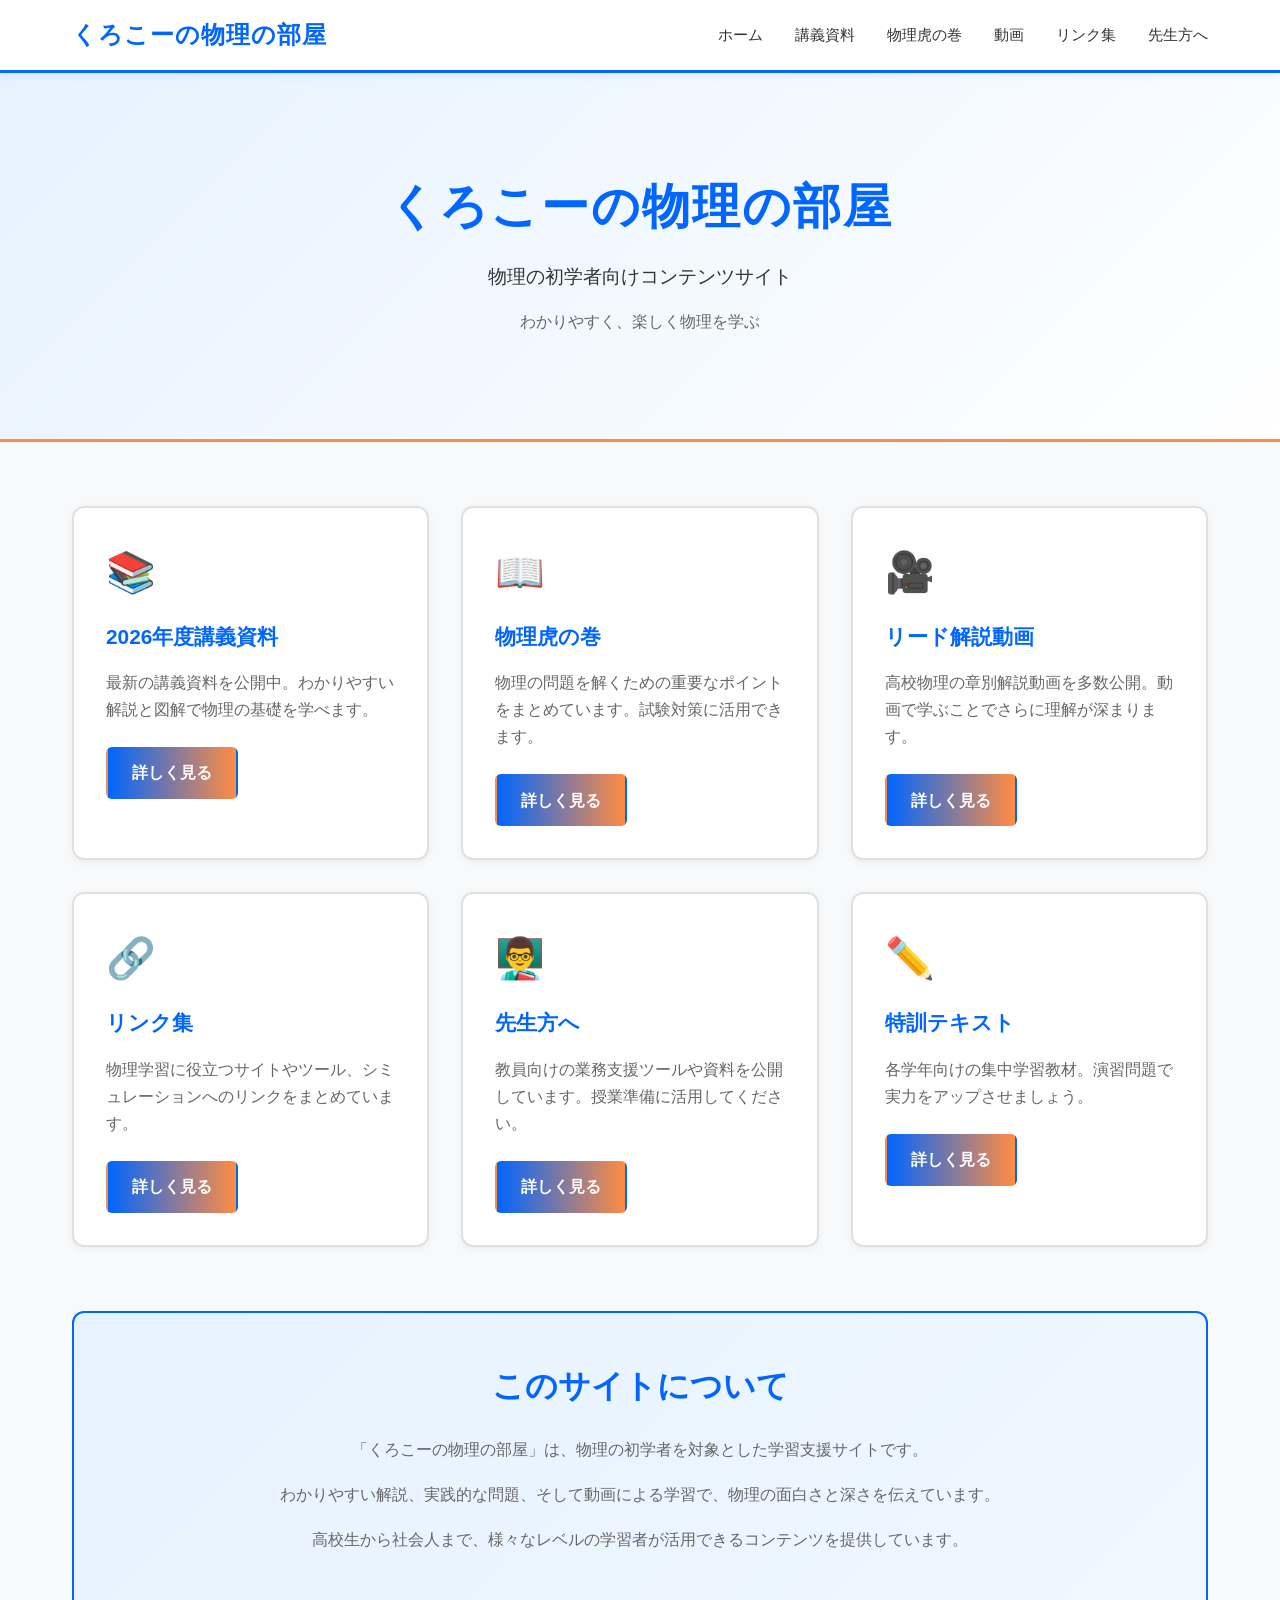
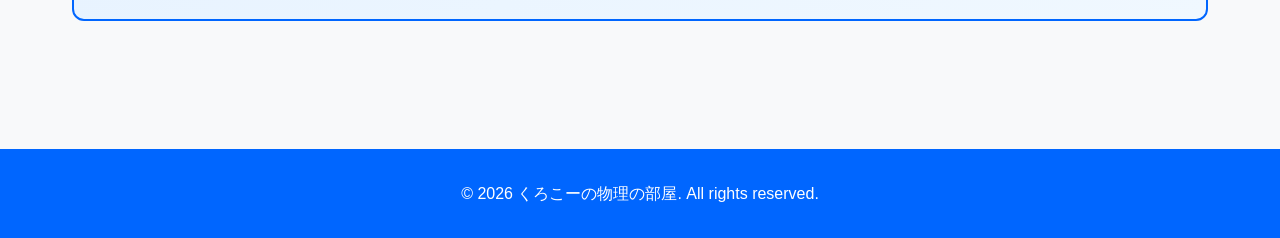
<file: index.html>
<!DOCTYPE html>
<html lang="ja">
<head>
    <meta charset="UTF-8">
    <meta name="viewport" content="width=device-width, initial-scale=1.0">
    <title>くろこーの物理の部屋</title>
    <link rel="stylesheet" href="style.css">
</head>
<body>
    <!-- ナビゲーションバー -->
    <nav class="navbar">
        <div class="nav-container">
            <div class="logo">くろこーの物理の部屋</div>
            <ul class="nav-menu">
                <li><a href="index.html">ホーム</a></li>
                <li><a href="lecture.html">講義資料</a></li>
                <li><a href="notes.html">物理虎の巻</a></li>
                <li><a href="videos.html">動画</a></li>
                <li><a href="links.html">リンク集</a></li>
                <li><a href="teachers.html">先生方へ</a></li>
            </ul>
        </div>
    </nav>

    <!-- ヘッダー -->
    <header class="hero">
        <div class="hero-content">
            <h1>くろこーの物理の部屋</h1>
            <p>物理の初学者向けコンテンツサイト</p>
            <p class="subtitle">わかりやすく、楽しく物理を学ぶ</p>
        </div>
    </header>

    <!-- メインコンテンツ -->
    <main class="container">
        <section class="content-grid">
            <!-- カード1：講義資料 -->
            <div class="card">
                <div class="card-icon">📚</div>
                <h2>2026年度講義資料</h2>
                <p>最新の講義資料を公開中。わかりやすい解説と図解で物理の基礎を学べます。</p>
                <a href="lecture.html" class="btn">詳しく見る</a>
            </div>

            <!-- カード2：物理虎の巻 -->
            <div class="card">
                <div class="card-icon">📖</div>
                <h2>物理虎の巻</h2>
                <p>物理の問題を解くための重要なポイントをまとめています。試験対策に活用できます。</p>
                <a href="notes.html" class="btn">詳しく見る</a>
            </div>

            <!-- カード3：解説動画 -->
            <div class="card">
                <div class="card-icon">🎥</div>
                <h2>リード解説動画</h2>
                <p>高校物理の章別解説動画を多数公開。動画で学ぶことでさらに理解が深まります。</p>
                <a href="videos.html" class="btn">詳しく見る</a>
            </div>

            <!-- カード4：リンク集 -->
            <div class="card">
                <div class="card-icon">🔗</div>
                <h2>リンク集</h2>
                <p>物理学習に役立つサイトやツール、シミュレーションへのリンクをまとめています。</p>
                <a href="links.html" class="btn">詳しく見る</a>
            </div>

            <!-- カード5：先生方へ -->
            <div class="card">
                <div class="card-icon">👨‍🏫</div>
                <h2>先生方へ</h2>
                <p>教員向けの業務支援ツールや資料を公開しています。授業準備に活用してください。</p>
                <a href="teachers.html" class="btn">詳しく見る</a>
            </div>

            <!-- カード6：特訓テキスト -->
            <div class="card">
                <div class="card-icon">✏️</div>
                <h2>特訓テキスト</h2>
                <p>各学年向けの集中学習教材。演習問題で実力をアップさせましょう。</p>
                <a href="lecture.html" class="btn">詳しく見る</a>
            </div>
        </section>

        <!-- 紹介セクション -->
        <section class="about">
            <h2>このサイトについて</h2>
            <p>「くろこーの物理の部屋」は、物理の初学者を対象とした学習支援サイトです。</p>
            <p>わかりやすい解説、実践的な問題、そして動画による学習で、物理の面白さと深さを伝えています。</p>
            <p>高校生から社会人まで、様々なレベルの学習者が活用できるコンテンツを提供しています。</p>
        </section>
    </main>

    <!-- フッター -->
    <footer class="footer">
        <p>&copy; 2026 くろこーの物理の部屋. All rights reserved.</p>
    </footer>
</body>
</html>
</file>
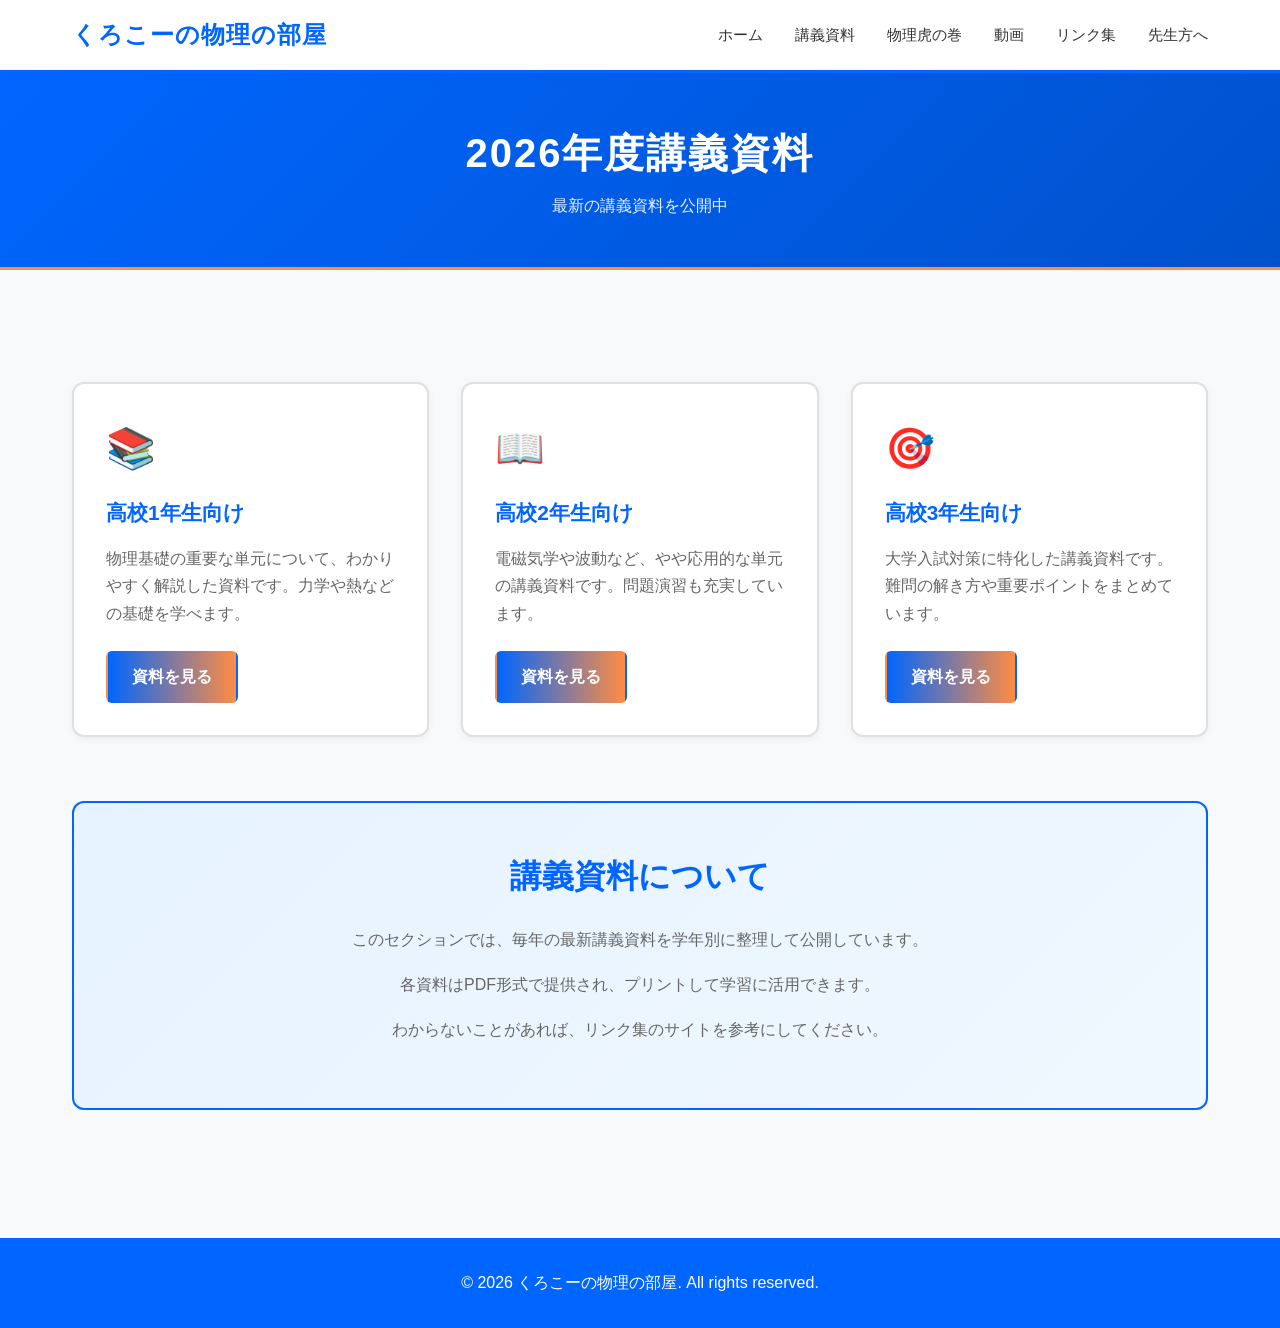
<file: lecture.html>
<!DOCTYPE html>
<html lang="ja">
<head>
    <meta charset="UTF-8">
    <meta name="viewport" content="width=device-width, initial-scale=1.0">
    <title>2026年度講義資料 - くろこーの物理の部屋</title>
    <link rel="stylesheet" href="style.css">
</head>
<body>
    <!-- ナビゲーションバー -->
    <nav class="navbar">
        <div class="nav-container">
            <div class="logo">くろこーの物理の部屋</div>
            <ul class="nav-menu">
                <li><a href="index.html">ホーム</a></li>
                <li><a href="lecture.html">講義資料</a></li>
                <li><a href="notes.html">物理虎の巻</a></li>
                <li><a href="videos.html">動画</a></li>
                <li><a href="links.html">リンク集</a></li>
                <li><a href="teachers.html">先生方へ</a></li>
            </ul>
        </div>
    </nav>

    <!-- ページヘッダー -->
    <header class="page-header">
        <h1>2026年度講義資料</h1>
        <p>最新の講義資料を公開中</p>
    </header>

    <!-- メインコンテンツ -->
    <main class="container">
        <section class="content-grid">
            <!-- 高校1年生向け -->
            <div class="card">
                <div class="card-icon">📚</div>
                <h2>高校1年生向け</h2>
                <p>物理基礎の重要な単元について、わかりやすく解説した資料です。力学や熱などの基礎を学べます。</p>
                <a href="#" class="btn">資料を見る</a>
            </div>

            <!-- 高校2年生向け -->
            <div class="card">
                <div class="card-icon">📖</div>
                <h2>高校2年生向け</h2>
                <p>電磁気学や波動など、やや応用的な単元の講義資料です。問題演習も充実しています。</p>
                <a href="#" class="btn">資料を見る</a>
            </div>

            <!-- 高校3年生向け -->
            <div class="card">
                <div class="card-icon">🎯</div>
                <h2>高校3年生向け</h2>
                <p>大学入試対策に特化した講義資料です。難問の解き方や重要ポイントをまとめています。</p>
                <a href="#" class="btn">資料を見る</a>
            </div>
        </section>

        <!-- 詳細情報 -->
        <section class="about">
            <h2>講義資料について</h2>
            <p>このセクションでは、毎年の最新講義資料を学年別に整理して公開しています。</p>
            <p>各資料はPDF形式で提供され、プリントして学習に活用できます。</p>
            <p>わからないことがあれば、リンク集のサイトを参考にしてください。</p>
        </section>
    </main>

    <!-- フッター -->
    <footer class="footer">
        <p>&copy; 2026 くろこーの物理の部屋. All rights reserved.</p>
    </footer>
</body>
</html>
</file>
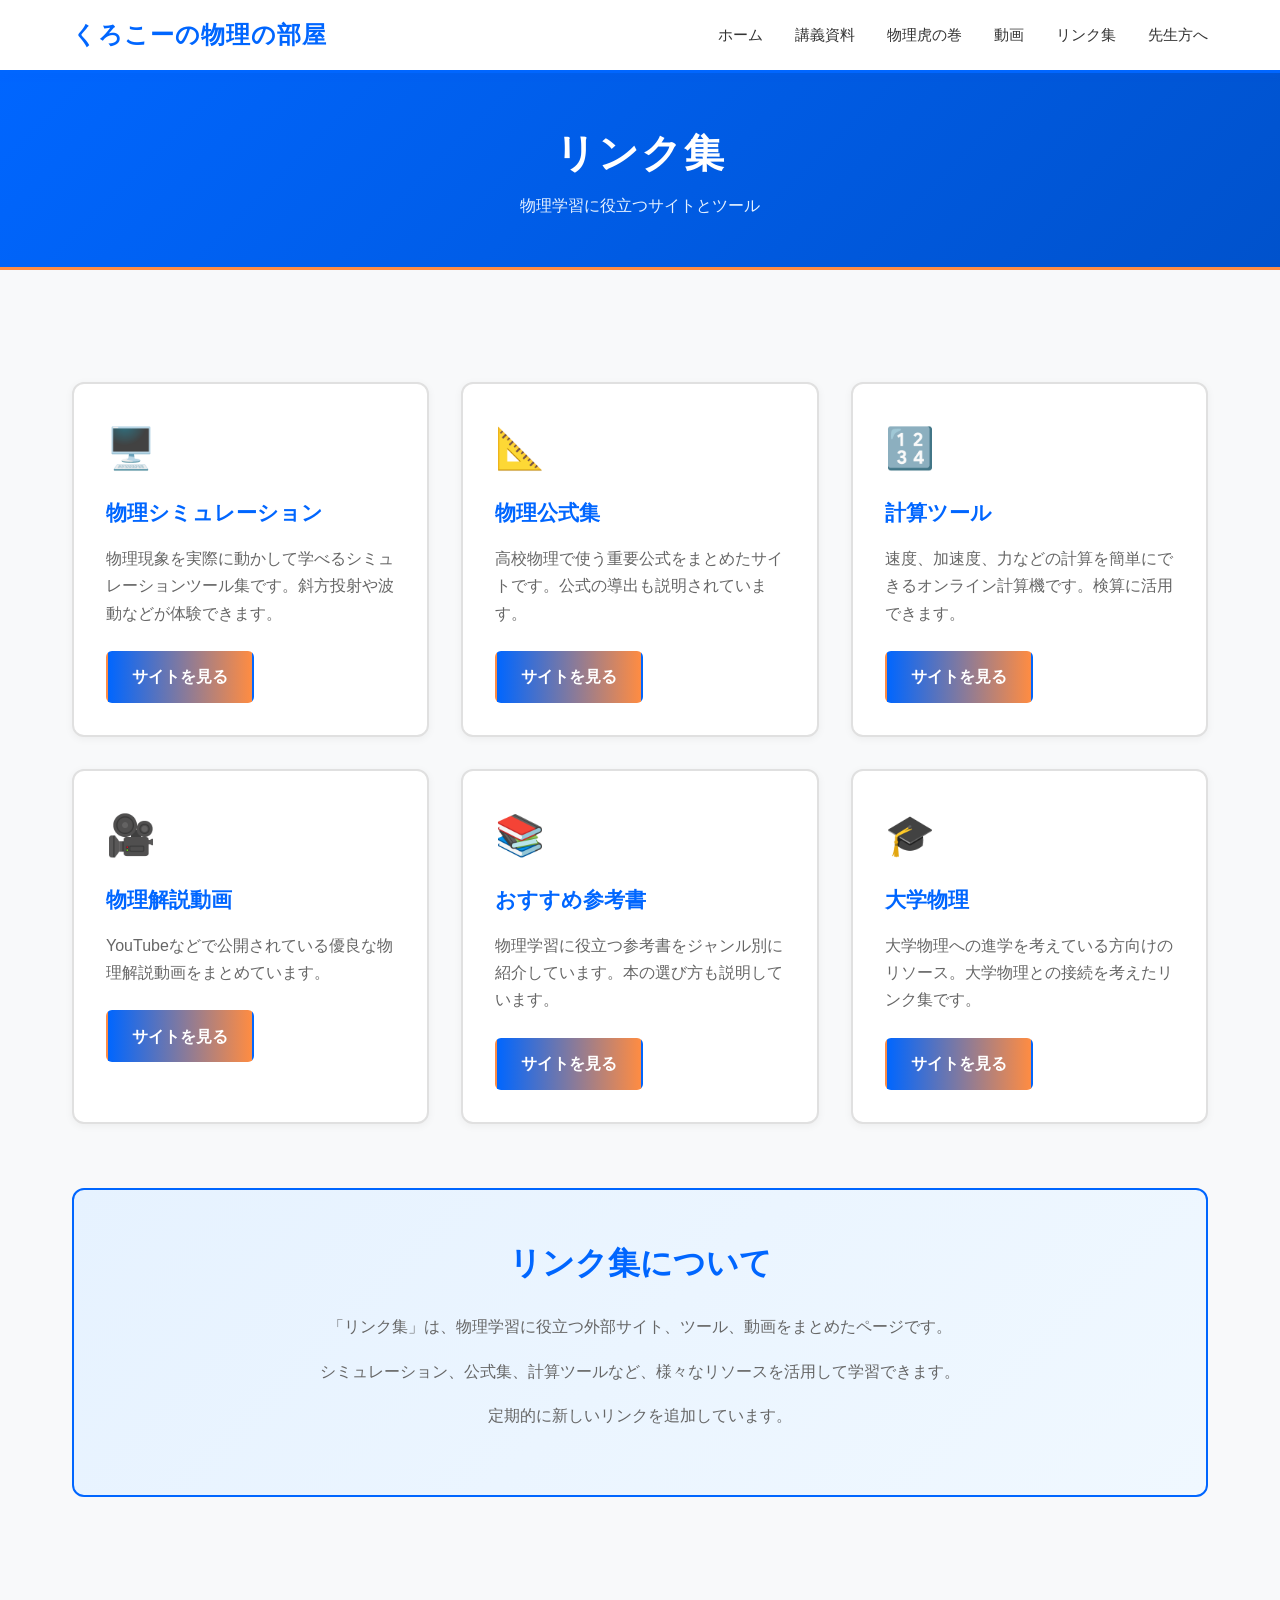
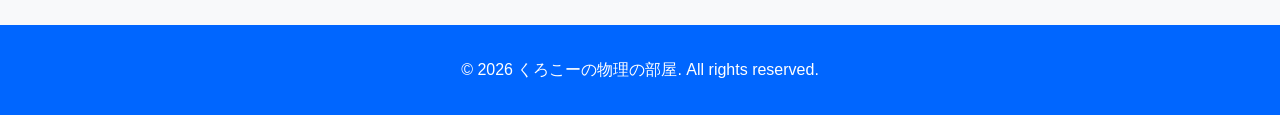
<file: links.html>
<!DOCTYPE html>
<html lang="ja">
<head>
    <meta charset="UTF-8">
    <meta name="viewport" content="width=device-width, initial-scale=1.0">
    <title>リンク集 - くろこーの物理の部屋</title>
    <link rel="stylesheet" href="style.css">
</head>
<body>
    <!-- ナビゲーションバー -->
    <nav class="navbar">
        <div class="nav-container">
            <div class="logo">くろこーの物理の部屋</div>
            <ul class="nav-menu">
                <li><a href="index.html">ホーム</a></li>
                <li><a href="lecture.html">講義資料</a></li>
                <li><a href="notes.html">物理虎の巻</a></li>
                <li><a href="videos.html">動画</a></li>
                <li><a href="links.html">リンク集</a></li>
                <li><a href="teachers.html">先生方へ</a></li>
            </ul>
        </div>
    </nav>

    <!-- ページヘッダー -->
    <header class="page-header">
        <h1>リンク集</h1>
        <p>物理学習に役立つサイトとツール</p>
    </header>

    <!-- メインコンテンツ -->
    <main class="container">
        <section class="content-grid">
            <!-- シミュレーション -->
            <div class="card">
                <div class="card-icon">🖥️</div>
                <h2>物理シミュレーション</h2>
                <p>物理現象を実際に動かして学べるシミュレーションツール集です。斜方投射や波動などが体験できます。</p>
                <a href="#" class="btn">サイトを見る</a>
            </div>

            <!-- 公式集 -->
            <div class="card">
                <div class="card-icon">📐</div>
                <h2>物理公式集</h2>
                <p>高校物理で使う重要公式をまとめたサイトです。公式の導出も説明されています。</p>
                <a href="#" class="btn">サイトを見る</a>
            </div>

            <!-- 計算ツール -->
            <div class="card">
                <div class="card-icon">🔢</div>
                <h2>計算ツール</h2>
                <p>速度、加速度、力などの計算を簡単にできるオンライン計算機です。検算に活用できます。</p>
                <a href="#" class="btn">サイトを見る</a>
            </div>

            <!-- 動画サイト -->
            <div class="card">
                <div class="card-icon">🎥</div>
                <h2>物理解説動画</h2>
                <p>YouTubeなどで公開されている優良な物理解説動画をまとめています。</p>
                <a href="#" class="btn">サイトを見る</a>
            </div>

            <!-- 参考書 -->
            <div class="card">
                <div class="card-icon">📚</div>
                <h2>おすすめ参考書</h2>
                <p>物理学習に役立つ参考書をジャンル別に紹介しています。本の選び方も説明しています。</p>
                <a href="#" class="btn">サイトを見る</a>
            </div>

            <!-- 大学サイト -->
            <div class="card">
                <div class="card-icon">🎓</div>
                <h2>大学物理</h2>
                <p>大学物理への進学を考えている方向けのリソース。大学物理との接続を考えたリンク集です。</p>
                <a href="#" class="btn">サイトを見る</a>
            </div>
        </section>

        <!-- 詳細情報 -->
        <section class="about">
            <h2>リンク集について</h2>
            <p>「リンク集」は、物理学習に役立つ外部サイト、ツール、動画をまとめたページです。</p>
            <p>シミュレーション、公式集、計算ツールなど、様々なリソースを活用して学習できます。</p>
            <p>定期的に新しいリンクを追加しています。</p>
        </section>
    </main>

    <!-- フッター -->
    <footer class="footer">
        <p>&copy; 2026 くろこーの物理の部屋. All rights reserved.</p>
    </footer>
</body>
</html>
</file>
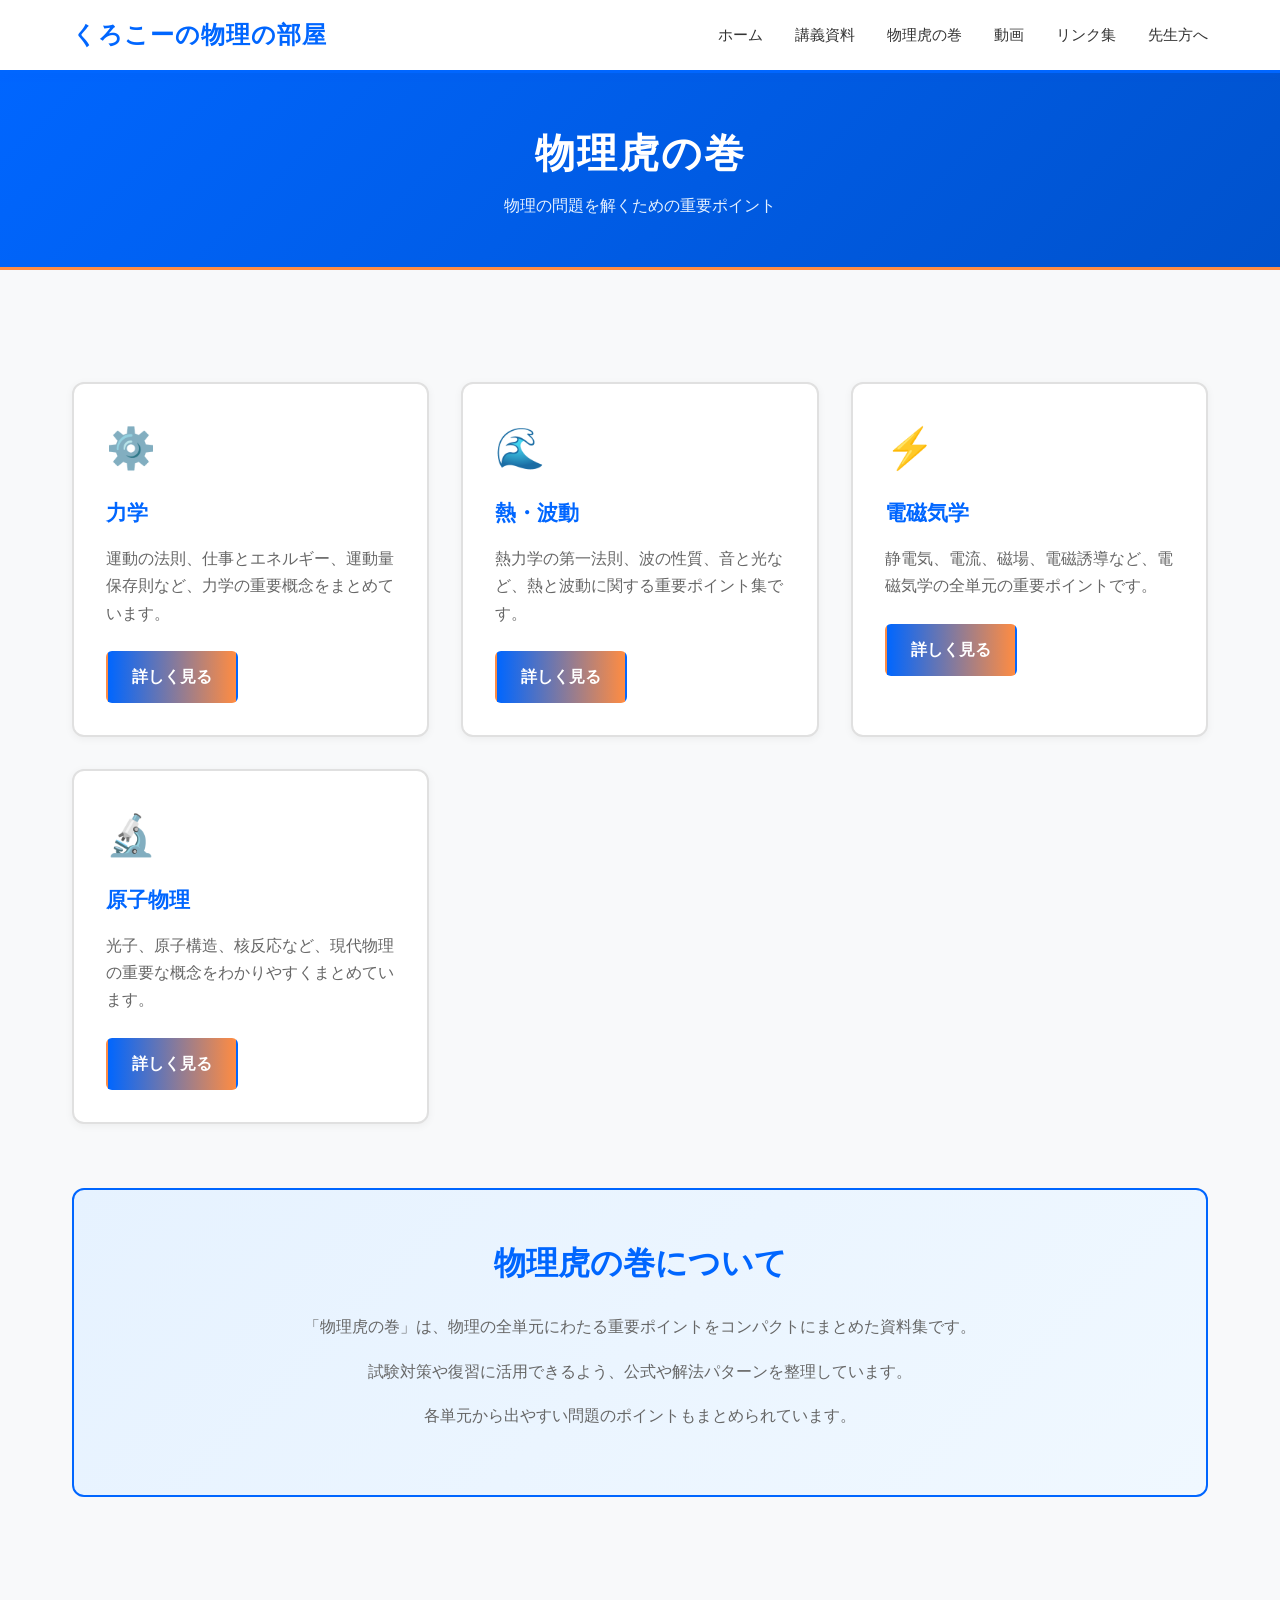
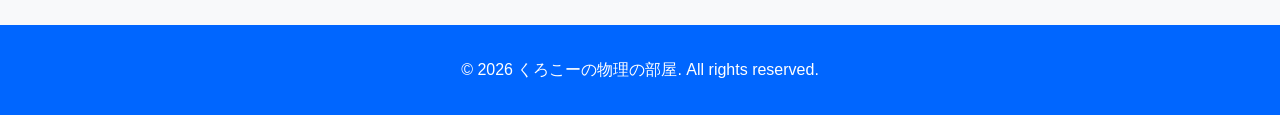
<file: notes.html>
<!DOCTYPE html>
<html lang="ja">
<head>
    <meta charset="UTF-8">
    <meta name="viewport" content="width=device-width, initial-scale=1.0">
    <title>物理虎の巻 - くろこーの物理の部屋</title>
    <link rel="stylesheet" href="style.css">
</head>
<body>
    <!-- ナビゲーションバー -->
    <nav class="navbar">
        <div class="nav-container">
            <div class="logo">くろこーの物理の部屋</div>
            <ul class="nav-menu">
                <li><a href="index.html">ホーム</a></li>
                <li><a href="lecture.html">講義資料</a></li>
                <li><a href="notes.html">物理虎の巻</a></li>
                <li><a href="videos.html">動画</a></li>
                <li><a href="links.html">リンク集</a></li>
                <li><a href="teachers.html">先生方へ</a></li>
            </ul>
        </div>
    </nav>

    <!-- ページヘッダー -->
    <header class="page-header">
        <h1>物理虎の巻</h1>
        <p>物理の問題を解くための重要ポイント</p>
    </header>

    <!-- メインコンテンツ -->
    <main class="container">
        <section class="content-grid">
            <!-- 力学 -->
            <div class="card">
                <div class="card-icon">⚙️</div>
                <h2>力学</h2>
                <p>運動の法則、仕事とエネルギー、運動量保存則など、力学の重要概念をまとめています。</p>
                <a href="#" class="btn">詳しく見る</a>
            </div>

            <!-- 熱・波動 -->
            <div class="card">
                <div class="card-icon">🌊</div>
                <h2>熱・波動</h2>
                <p>熱力学の第一法則、波の性質、音と光など、熱と波動に関する重要ポイント集です。</p>
                <a href="#" class="btn">詳しく見る</a>
            </div>

            <!-- 電磁気学 -->
            <div class="card">
                <div class="card-icon">⚡</div>
                <h2>電磁気学</h2>
                <p>静電気、電流、磁場、電磁誘導など、電磁気学の全単元の重要ポイントです。</p>
                <a href="#" class="btn">詳しく見る</a>
            </div>

            <!-- 原子物理 -->
            <div class="card">
                <div class="card-icon">🔬</div>
                <h2>原子物理</h2>
                <p>光子、原子構造、核反応など、現代物理の重要な概念をわかりやすくまとめています。</p>
                <a href="#" class="btn">詳しく見る</a>
            </div>
        </section>

        <!-- 詳細情報 -->
        <section class="about">
            <h2>物理虎の巻について</h2>
            <p>「物理虎の巻」は、物理の全単元にわたる重要ポイントをコンパクトにまとめた資料集です。</p>
            <p>試験対策や復習に活用できるよう、公式や解法パターンを整理しています。</p>
            <p>各単元から出やすい問題のポイントもまとめられています。</p>
        </section>
    </main>

    <!-- フッター -->
    <footer class="footer">
        <p>&copy; 2026 くろこーの物理の部屋. All rights reserved.</p>
    </footer>
</body>
</html>
</file>
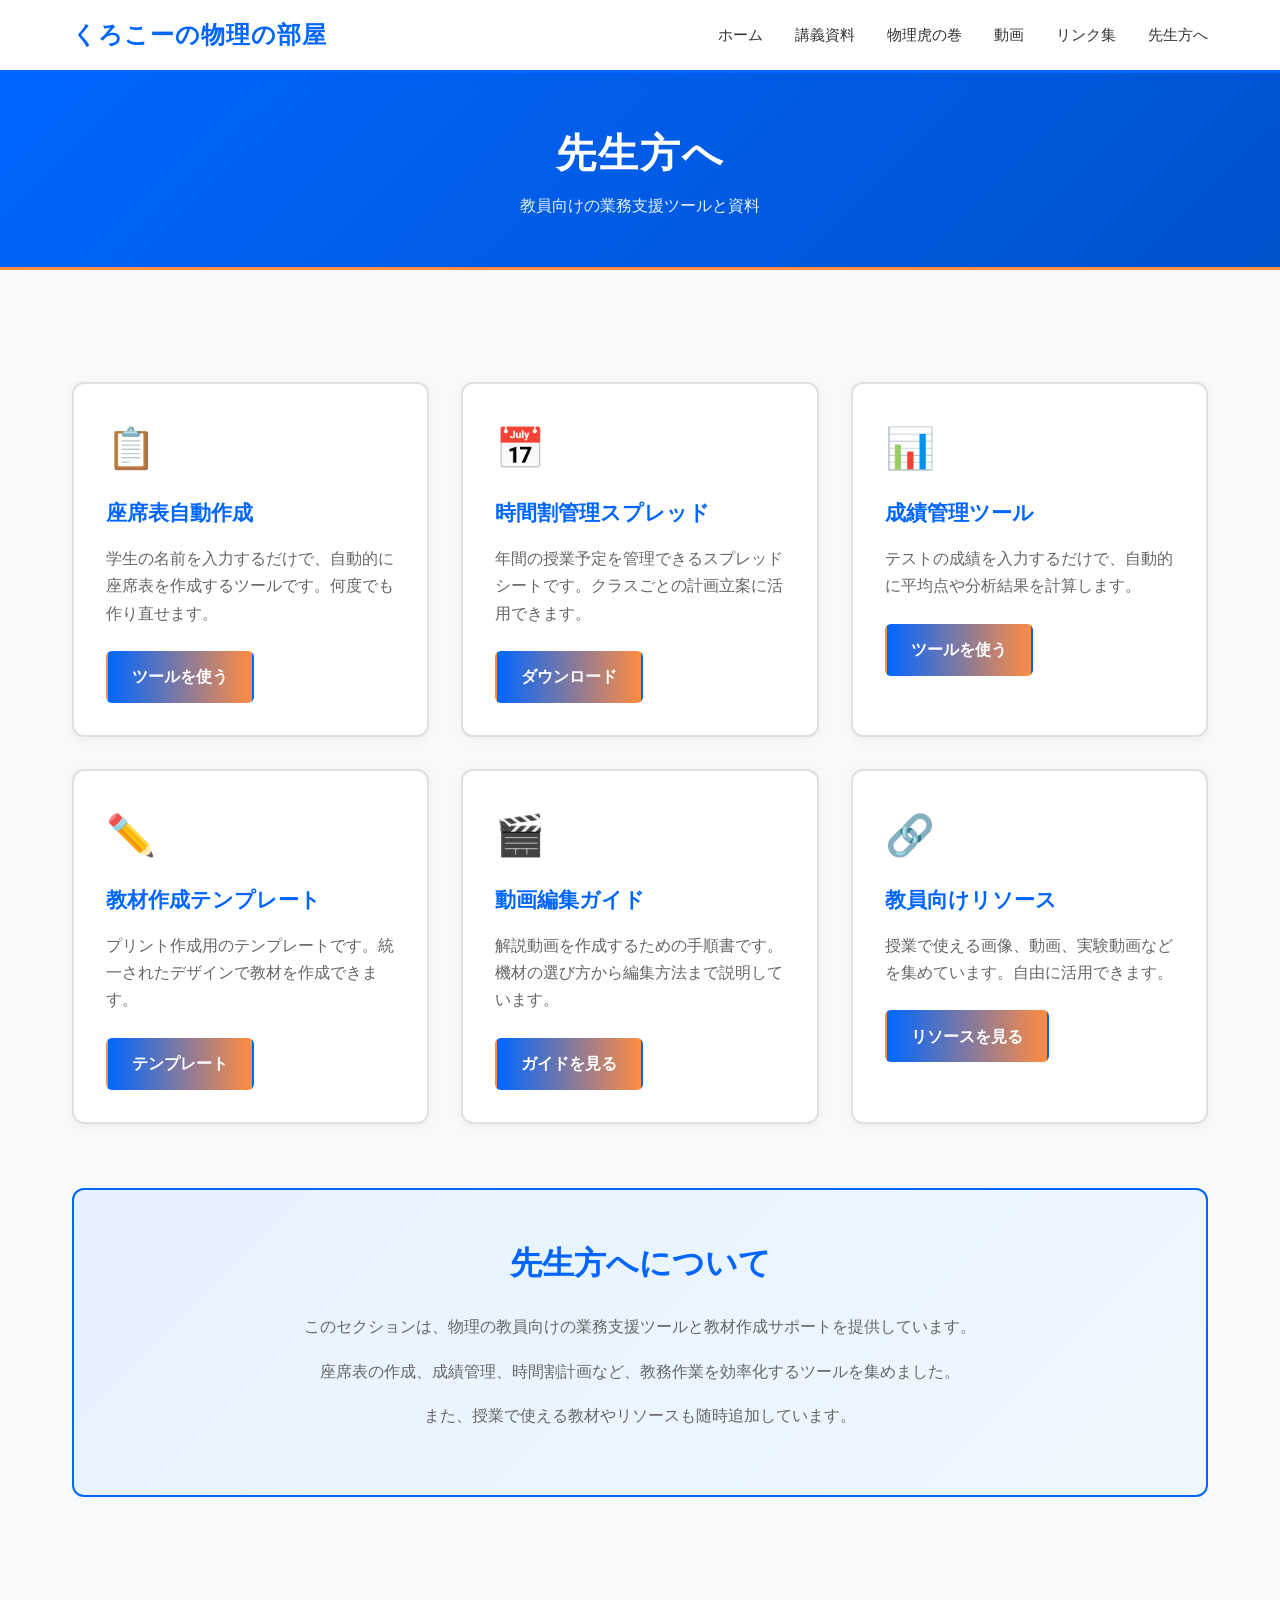
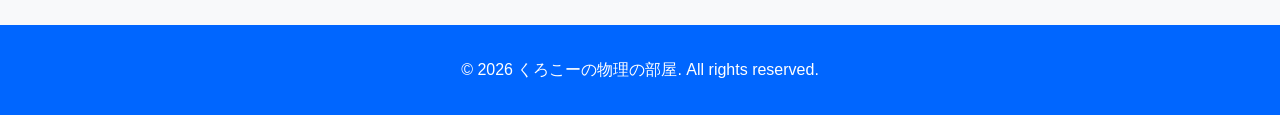
<file: teachers.html>
<!DOCTYPE html>
<html lang="ja">
<head>
    <meta charset="UTF-8">
    <meta name="viewport" content="width=device-width, initial-scale=1.0">
    <title>先生方へ - くろこーの物理の部屋</title>
    <link rel="stylesheet" href="style.css">
</head>
<body>
    <!-- ナビゲーションバー -->
    <nav class="navbar">
        <div class="nav-container">
            <div class="logo">くろこーの物理の部屋</div>
            <ul class="nav-menu">
                <li><a href="index.html">ホーム</a></li>
                <li><a href="lecture.html">講義資料</a></li>
                <li><a href="notes.html">物理虎の巻</a></li>
                <li><a href="videos.html">動画</a></li>
                <li><a href="links.html">リンク集</a></li>
                <li><a href="teachers.html">先生方へ</a></li>
            </ul>
        </div>
    </nav>

    <!-- ページヘッダー -->
    <header class="page-header">
        <h1>先生方へ</h1>
        <p>教員向けの業務支援ツールと資料</p>
    </header>

    <!-- メインコンテンツ -->
    <main class="container">
        <section class="content-grid">
            <!-- 座席表作成ツール -->
            <div class="card">
                <div class="card-icon">📋</div>
                <h2>座席表自動作成</h2>
                <p>学生の名前を入力するだけで、自動的に座席表を作成するツールです。何度でも作り直せます。</p>
                <a href="#" class="btn">ツールを使う</a>
            </div>

            <!-- 時間割管理 -->
            <div class="card">
                <div class="card-icon">📅</div>
                <h2>時間割管理スプレッド</h2>
                <p>年間の授業予定を管理できるスプレッドシートです。クラスごとの計画立案に活用できます。</p>
                <a href="#" class="btn">ダウンロード</a>
            </div>

            <!-- 成績管理 -->
            <div class="card">
                <div class="card-icon">📊</div>
                <h2>成績管理ツール</h2>
                <p>テストの成績を入力するだけで、自動的に平均点や分析結果を計算します。</p>
                <a href="#" class="btn">ツールを使う</a>
            </div>

            <!-- 教材作成 -->
            <div class="card">
                <div class="card-icon">✏️</div>
                <h2>教材作成テンプレート</h2>
                <p>プリント作成用のテンプレートです。統一されたデザインで教材を作成できます。</p>
                <a href="#" class="btn">テンプレート</a>
            </div>

            <!-- 動画編集ガイド -->
            <div class="card">
                <div class="card-icon">🎬</div>
                <h2>動画編集ガイド</h2>
                <p>解説動画を作成するための手順書です。機材の選び方から編集方法まで説明しています。</p>
                <a href="#" class="btn">ガイドを見る</a>
            </div>

            <!-- リソース集 -->
            <div class="card">
                <div class="card-icon">🔗</div>
                <h2>教員向けリソース</h2>
                <p>授業で使える画像、動画、実験動画などを集めています。自由に活用できます。</p>
                <a href="#" class="btn">リソースを見る</a>
            </div>
        </section>

        <!-- 詳細情報 -->
        <section class="about">
            <h2>先生方へについて</h2>
            <p>このセクションは、物理の教員向けの業務支援ツールと教材作成サポートを提供しています。</p>
            <p>座席表の作成、成績管理、時間割計画など、教務作業を効率化するツールを集めました。</p>
            <p>また、授業で使える教材やリソースも随時追加しています。</p>
        </section>
    </main>

    <!-- フッター -->
    <footer class="footer">
        <p>&copy; 2026 くろこーの物理の部屋. All rights reserved.</p>
    </footer>
</body>
</html>
</file>
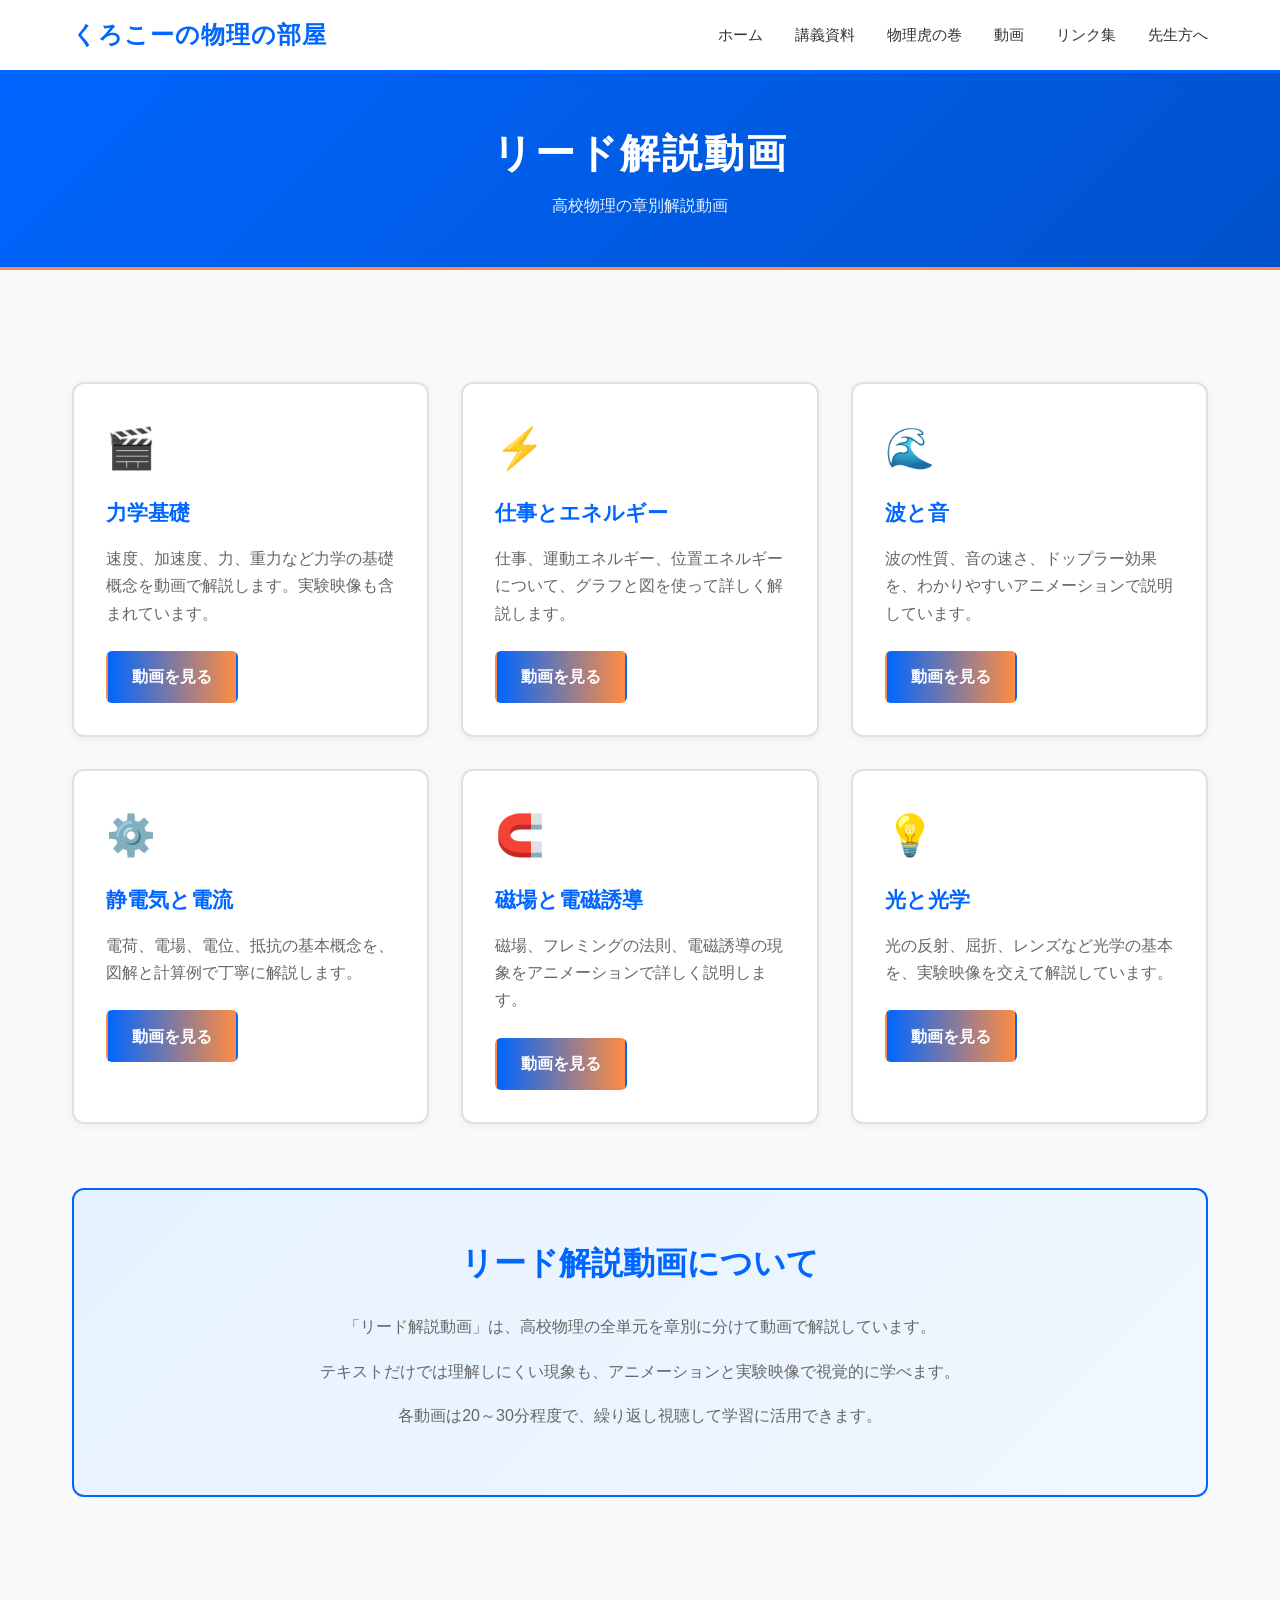
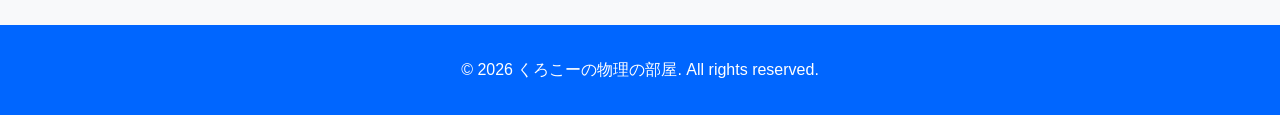
<file: videos.html>
<!DOCTYPE html>
<html lang="ja">
<head>
    <meta charset="UTF-8">
    <meta name="viewport" content="width=device-width, initial-scale=1.0">
    <title>リード解説動画 - くろこーの物理の部屋</title>
    <link rel="stylesheet" href="style.css">
</head>
<body>
    <!-- ナビゲーションバー -->
    <nav class="navbar">
        <div class="nav-container">
            <div class="logo">くろこーの物理の部屋</div>
            <ul class="nav-menu">
                <li><a href="index.html">ホーム</a></li>
                <li><a href="lecture.html">講義資料</a></li>
                <li><a href="notes.html">物理虎の巻</a></li>
                <li><a href="videos.html">動画</a></li>
                <li><a href="links.html">リンク集</a></li>
                <li><a href="teachers.html">先生方へ</a></li>
            </ul>
        </div>
    </nav>

    <!-- ページヘッダー -->
    <header class="page-header">
        <h1>リード解説動画</h1>
        <p>高校物理の章別解説動画</p>
    </header>

    <!-- メインコンテンツ -->
    <main class="container">
        <section class="content-grid">
            <!-- 力学基礎 -->
            <div class="card">
                <div class="card-icon">🎬</div>
                <h2>力学基礎</h2>
                <p>速度、加速度、力、重力など力学の基礎概念を動画で解説します。実験映像も含まれています。</p>
                <a href="#" class="btn">動画を見る</a>
            </div>

            <!-- 仕事とエネルギー -->
            <div class="card">
                <div class="card-icon">⚡</div>
                <h2>仕事とエネルギー</h2>
                <p>仕事、運動エネルギー、位置エネルギーについて、グラフと図を使って詳しく解説します。</p>
                <a href="#" class="btn">動画を見る</a>
            </div>

            <!-- 波と音 -->
            <div class="card">
                <div class="card-icon">🌊</div>
                <h2>波と音</h2>
                <p>波の性質、音の速さ、ドップラー効果を、わかりやすいアニメーションで説明しています。</p>
                <a href="#" class="btn">動画を見る</a>
            </div>

            <!-- 静電気と電流 -->
            <div class="card">
                <div class="card-icon">⚙️</div>
                <h2>静電気と電流</h2>
                <p>電荷、電場、電位、抵抗の基本概念を、図解と計算例で丁寧に解説します。</p>
                <a href="#" class="btn">動画を見る</a>
            </div>

            <!-- 磁場と電磁誘導 -->
            <div class="card">
                <div class="card-icon">🧲</div>
                <h2>磁場と電磁誘導</h2>
                <p>磁場、フレミングの法則、電磁誘導の現象をアニメーションで詳しく説明します。</p>
                <a href="#" class="btn">動画を見る</a>
            </div>

            <!-- 光と光学 -->
            <div class="card">
                <div class="card-icon">💡</div>
                <h2>光と光学</h2>
                <p>光の反射、屈折、レンズなど光学の基本を、実験映像を交えて解説しています。</p>
                <a href="#" class="btn">動画を見る</a>
            </div>
        </section>

        <!-- 詳細情報 -->
        <section class="about">
            <h2>リード解説動画について</h2>
            <p>「リード解説動画」は、高校物理の全単元を章別に分けて動画で解説しています。</p>
            <p>テキストだけでは理解しにくい現象も、アニメーションと実験映像で視覚的に学べます。</p>
            <p>各動画は20～30分程度で、繰り返し視聴して学習に活用できます。</p>
        </section>
    </main>

    <!-- フッター -->
    <footer class="footer">
        <p>&copy; 2026 くろこーの物理の部屋. All rights reserved.</p>
    </footer>
</body>
</html>
</file>
<file: style.css>
/* グローバルスタイル */
* {
    margin: 0;
    padding: 0;
    box-sizing: border-box;
}

:root {
    --primary-white: #ffffff;
    --secondary-white: #f8f9fa;
    --primary-blue: #0066ff;
    --accent-orange: #ff8c42;
    --light-blue: #e6f2ff;
    --text-dark: #333333;
    --text-gray: #666666;
    --shadow-light: rgba(0, 102, 255, 0.1);
}

body {
    font-family: 'Arial', 'Hiragino Sans', sans-serif;
    background-color: var(--secondary-white);
    color: var(--text-dark);
    line-height: 1.6;
}

/* ナビゲーションバー */
.navbar {
    background-color: var(--primary-white);
    padding: 1rem 0;
    position: sticky;
    top: 0;
    z-index: 100;
    border-bottom: 3px solid var(--primary-blue);
    box-shadow: 0 2px 8px rgba(0, 102, 255, 0.1);
}

.nav-container {
    max-width: 1200px;
    margin: 0 auto;
    padding: 0 2rem;
    display: flex;
    justify-content: space-between;
    align-items: center;
}

.logo {
    font-size: 1.5rem;
    font-weight: bold;
    color: var(--primary-blue);
    letter-spacing: 1px;
}

.nav-menu {
    display: flex;
    list-style: none;
    gap: 2rem;
}

.nav-menu a {
    color: var(--text-dark);
    text-decoration: none;
    transition: all 0.3s ease;
    font-size: 0.95rem;
    font-weight: 500;
}

.nav-menu a:hover {
    color: var(--accent-orange);
}

/* ヘッダー（ヒーロー） */
.hero {
    background: linear-gradient(135deg, var(--light-blue) 0%, #fff 100%);
    padding: 6rem 2rem;
    text-align: center;
    border-bottom: 3px solid var(--accent-orange);
}

.hero-content h1 {
    font-size: 3rem;
    margin-bottom: 1rem;
    color: var(--primary-blue);
    letter-spacing: 2px;
}

.hero-content p {
    font-size: 1.2rem;
    color: var(--text-dark);
    margin-bottom: 0.5rem;
}

.hero-content .subtitle {
    font-size: 1rem;
    color: var(--text-gray);
    margin-top: 1rem;
}

/* メインコンテナ */
.container {
    max-width: 1200px;
    margin: 0 auto;
    padding: 4rem 2rem;
}

/* コンテンツグリッド */
.content-grid {
    display: grid;
    grid-template-columns: repeat(auto-fit, minmax(300px, 1fr));
    gap: 2rem;
    margin-bottom: 4rem;
}

/* カード */
.card {
    background-color: var(--primary-white);
    border: 2px solid #e0e0e0;
    border-radius: 12px;
    padding: 2rem;
    transition: all 0.3s ease;
    cursor: pointer;
    position: relative;
    overflow: hidden;
    box-shadow: 0 2px 8px rgba(0, 0, 0, 0.05);
}

.card::before {
    content: '';
    position: absolute;
    top: 0;
    left: 0;
    width: 4px;
    height: 0;
    background: linear-gradient(to right, var(--primary-blue), var(--accent-orange));
    transition: height 0.3s ease;
}

.card:hover {
    border-color: var(--primary-blue);
    transform: translateY(-8px);
    box-shadow: 0 8px 20px rgba(0, 102, 255, 0.15);
}

.card:hover::before {
    height: 4px;
}

.card-icon {
    font-size: 2.5rem;
    margin-bottom: 1rem;
    display: block;
}

.card h2 {
    color: var(--primary-blue);
    margin-bottom: 1rem;
    font-size: 1.3rem;
}

.card p {
    color: var(--text-gray);
    margin-bottom: 1.5rem;
    line-height: 1.7;
}

/* ボタン */
.btn {
    display: inline-block;
    background: linear-gradient(to right, var(--primary-blue), var(--accent-orange));
    color: var(--primary-white);
    padding: 0.7rem 1.5rem;
    border-radius: 6px;
    text-decoration: none;
    font-weight: bold;
    transition: all 0.3s ease;
    border: 2px solid transparent;
}

.btn:hover {
    transform: scale(1.05);
    box-shadow: 0 4px 12px rgba(0, 102, 255, 0.3);
}

/* Aboutセクション */
.about {
    background: linear-gradient(135deg, var(--light-blue) 0%, #f0f8ff 100%);
    padding: 3rem 2rem;
    border-radius: 12px;
    border: 2px solid var(--primary-blue);
    text-align: center;
}

.about h2 {
    color: var(--primary-blue);
    font-size: 2rem;
    margin-bottom: 1.5rem;
}

.about p {
    color: var(--text-gray);
    margin-bottom: 1rem;
    line-height: 1.8;
    max-width: 800px;
    margin-left: auto;
    margin-right: auto;
}

/* フッター */
.footer {
    background-color: var(--primary-blue);
    text-align: center;
    padding: 2rem;
    color: var(--primary-white);
    margin-top: 4rem;
}

/* ページ共通スタイル */
.page-header {
    background: linear-gradient(135deg, var(--primary-blue) 0%, #0052cc 100%);
    padding: 3rem 2rem;
    text-align: center;
    border-bottom: 3px solid var(--accent-orange);
    margin-bottom: 3rem;
}

.page-header h1 {
    font-size: 2.5rem;
    color: var(--primary-white);
    letter-spacing: 2px;
}

.page-header p {
    color: var(--light-blue);
    margin-top: 0.5rem;
}

/* テーブルスタイル */
table {
    width: 100%;
    border-collapse: collapse;
    margin: 2rem 0;
}

table th {
    background: linear-gradient(to right, var(--primary-blue), var(--accent-orange));
    color: var(--primary-white);
    padding: 1rem;
    text-align: left;
}

table td {
    padding: 1rem;
    border-bottom: 1px solid #e0e0e0;
    color: var(--text-dark);
}

table tr:hover {
    background-color: var(--light-blue);
}

/* レスポンシブデザイン */
@media (max-width: 768px) {
    .nav-menu {
        gap: 1rem;
        font-size: 0.85rem;
    }

    .hero-content h1 {
        font-size: 2rem;
    }

    .hero {
        padding: 3rem 1rem;
    }

    .content-grid {
        grid-template-columns: 1fr;
    }

    .page-header h1 {
        font-size: 1.8rem;
    }
}
</file>
